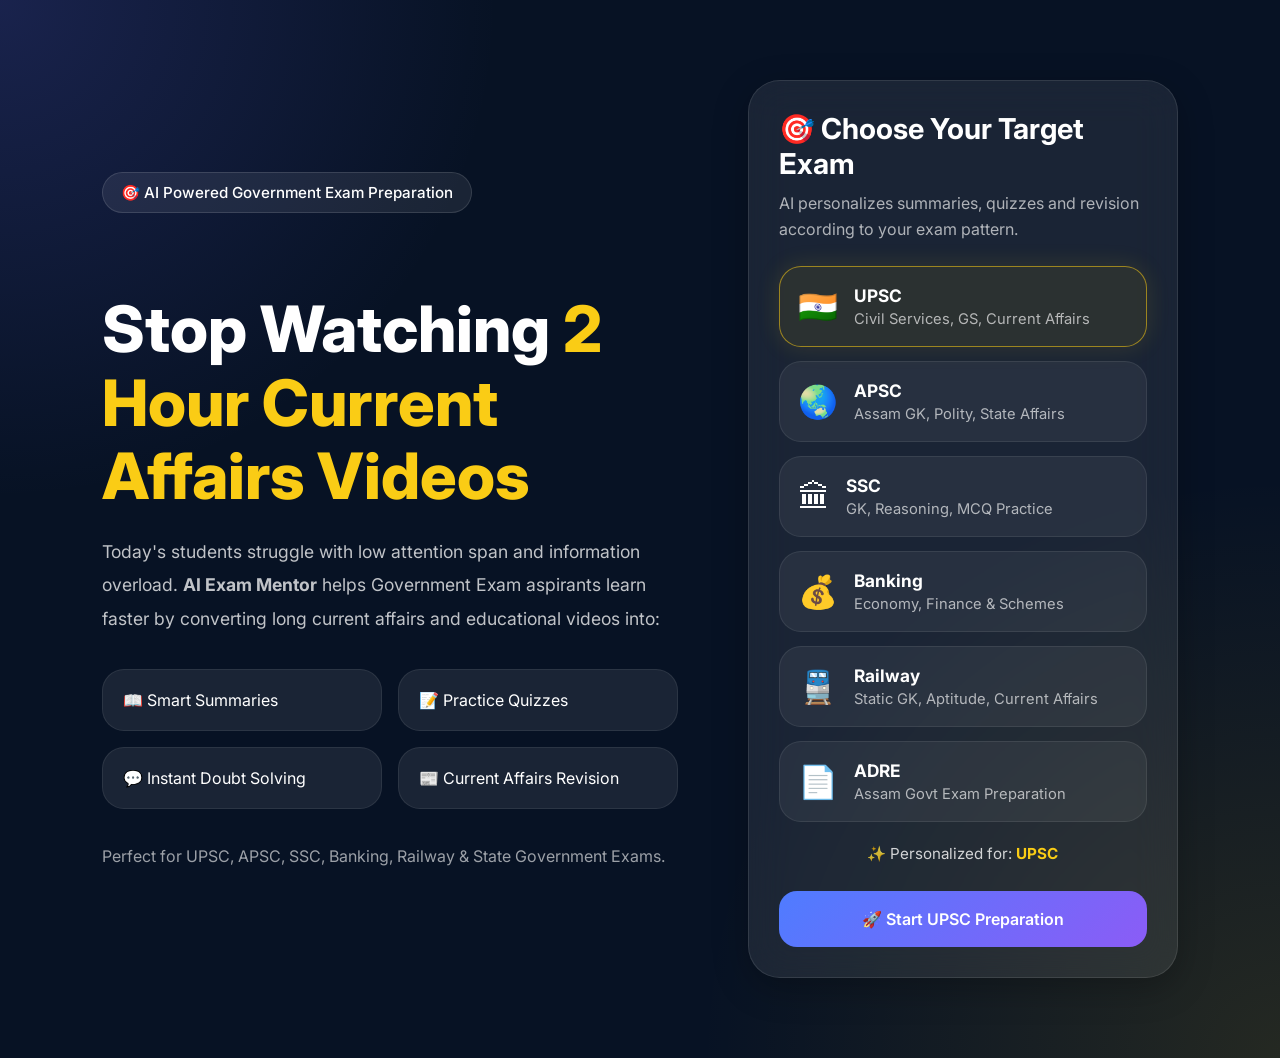
<file: templates/landing.html>
<!DOCTYPE html>
<html>

<head>

    <meta
        name="viewport"
        content="width=device-width, initial-scale=1.0">

    <title>AI Exam Mentor</title>

    <link rel="preconnect"
        href="https://fonts.googleapis.com">

    <link href="https://fonts.googleapis.com/css2?family=Inter:wght@300;400;500;600;700&display=swap"
        rel="stylesheet">

    <link rel="stylesheet"
        href="/static/landing.css">

</head>

<body>

    <section class="hero">

        <!-- LEFT SIDE -->
        <div class="hero-content">

            <span class="badge">
                🎯 AI Powered Government Exam Preparation
            </span>

            <h1>
                Stop Watching
                <span class="highlight">
                    2 Hour Current Affairs Videos
                </span>
            </h1>

            <p class="hero-text">

                Today's students struggle with low attention span and information overload.

                <strong>AI Exam Mentor</strong> helps Government Exam aspirants learn faster by converting long current affairs and educational videos into:

            </p>

            <div class="benefits">

                <div>
                    📖 Smart Summaries
                </div>

                <div>
                    📝 Practice Quizzes
                </div>

                <div>
                    💬 Instant Doubt Solving
                </div>

                <div>
                    📰 Current Affairs Revision
                </div>

            </div>

            <p class="small-text">
                Perfect for UPSC, APSC, SSC, Banking, Railway & State Government Exams.
            </p>

        </div>


        <!-- RIGHT SIDE -->
        <div class="hero-card">

            <div class="card-header">

                <h2>
                    🎯 Choose Your Target Exam
                </h2>

                <p>
                    AI personalizes summaries, quizzes and revision according to your exam pattern.
                </p>

            </div>


            <!-- EXAM OPTIONS -->

            <div class="exam-options">

                <div
                    class="exam-card active"
                    data-exam="upsc"
                    data-title="UPSC">

                    <div class="exam-icon">
                        🇮🇳
                    </div>

                    <div class="exam-info">
                        <h3>UPSC</h3>
                        <p>
                            Civil Services, GS, Current Affairs
                        </p>
                    </div>

                </div>


                <div
                    class="exam-card"
                    data-exam="apsc"
                    data-title="APSC">

                    <div class="exam-icon">
                        🌏
                    </div>

                    <div class="exam-info">
                        <h3>APSC</h3>
                        <p>
                            Assam GK, Polity, State Affairs
                        </p>
                    </div>

                </div>


                <div
                    class="exam-card"
                    data-exam="ssc"
                    data-title="SSC">

                    <div class="exam-icon">
                        🏛
                    </div>

                    <div class="exam-info">
                        <h3>SSC</h3>
                        <p>
                            GK, Reasoning, MCQ Practice
                        </p>
                    </div>

                </div>


                <div
                    class="exam-card"
                    data-exam="banking"
                    data-title="Banking">

                    <div class="exam-icon">
                        💰
                    </div>

                    <div class="exam-info">
                        <h3>Banking</h3>
                        <p>
                            Economy, Finance & Schemes
                        </p>
                    </div>

                </div>


                <div
                    class="exam-card"
                    data-exam="railway"
                    data-title="Railway">

                    <div class="exam-icon">
                        🚆
                    </div>

                    <div class="exam-info">
                        <h3>Railway</h3>
                        <p>
                            Static GK, Aptitude, Current Affairs
                        </p>
                    </div>

                </div>


                <div
                    class="exam-card"
                    data-exam="adre"
                    data-title="ADRE">

                    <div class="exam-icon">
                        📄
                    </div>

                    <div class="exam-info">
                        <h3>ADRE</h3>
                        <p>
                            Assam Govt Exam Preparation
                        </p>
                    </div>

                </div>

            </div>


            <!-- SELECTED TEXT -->

            <div class="selected-exam">

                ✨ Personalized for:
                <span id="selectedExam">
                    UPSC
                </span>

            </div>


            <!-- CTA BUTTON -->

            <div class="buttons">

                <a
                    id="startBtn"
                    href="/app?exam=upsc"
                    class="primary-btn">

                    🚀 Start UPSC Preparation

                </a>

            </div>

        </div>

    </section>

    <script src="/static/landing.js"></script>

</body>

</html>
</file>
<file: static/landing.css>
/* ---------- GLOBAL ---------- */

* {
    box-sizing: border-box;
}

body {
    margin: 0;
    font-family: 'Inter', sans-serif;
    color: white;
    min-height: 100vh;
    background: radial-gradient( circle at top left, rgba(99, 102, 241, 0.20), transparent 30%), radial-gradient( circle at bottom right, rgba(250, 204, 21, 0.12), transparent 35%), #071224;
    overflow-x: hidden;
}


/* ---------- HERO ---------- */

.hero {
    display: flex;
    justify-content: space-between;
    align-items: center;
    gap: 70px;
    padding: 80px 8%;
    min-height: 100vh;
}


/* ---------- LEFT CONTENT ---------- */

.hero-content {
    flex: 1;
    max-width: 700px;
}

.badge {
    display: inline-block;
    background: rgba(255, 255, 255, 0.08);
    border: 1px solid rgba(255, 255, 255, 0.12);
    padding: 10px 18px;
    border-radius: 999px;
    margin-bottom: 26px;
    font-size: 0.95rem;
    font-weight: 500;
}


/* ---------- HEADING ---------- */

h1 {
    font-size: 4rem;
    line-height: 1.15;
    margin-bottom: 22px;
    font-weight: 800;
}

.highlight {
    color: #facc15;
}


/* ---------- TEXT ---------- */

.hero-text {
    color: rgba(255, 255, 255, 0.75);
    font-size: 1.1rem;
    line-height: 1.9;
    max-width: 650px;
}


/* ---------- BENEFITS ---------- */

.benefits {
    display: grid;
    grid-template-columns: repeat(2, 1fr);
    gap: 16px;
    margin-top: 34px;
    margin-bottom: 34px;
}

.benefits div {
    background: rgba(255, 255, 255, 0.08);
    border: 1px solid rgba(255, 255, 255, 0.08);
    padding: 20px;
    border-radius: 22px;
    transition: all 0.3s ease;
}

.benefits div:hover {
    transform: translateY(-3px);
    border-color: rgba(250, 204, 21, 0.3);
}


/* ---------- SMALL TEXT ---------- */

.small-text {
    color: rgba(255, 255, 255, 0.6);
    line-height: 1.7;
}


/* ---------- RIGHT CARD ---------- */

.hero-card {
    width: 430px;
    background: rgba(255, 255, 255, 0.08);
    border: 1px solid rgba(255, 255, 255, 0.1);
    backdrop-filter: blur(20px);
    border-radius: 32px;
    padding: 30px;
    box-shadow: 0 10px 35px rgba(0, 0, 0, 0.25);
}


/* ---------- CARD HEADER ---------- */

.card-header {
    margin-bottom: 24px;
}

.card-header h2 {
    margin: 0 0 10px;
    font-size: 1.8rem;
}

.card-header p {
    color: rgba(255, 255, 255, 0.65);
    line-height: 1.6;
    margin: 0;
}


/* ---------- EXAM OPTIONS ---------- */

.exam-options {
    display: flex;
    flex-direction: column;
    gap: 14px;
}


/* ---------- EXAM CARD ---------- */

.exam-card {
    display: flex;
    align-items: center;
    gap: 16px;
    padding: 18px;
    border-radius: 22px;
    background: rgba(255, 255, 255, 0.06);
    border: 1px solid rgba(255, 255, 255, 0.08);
    cursor: pointer;
    transition: all 0.3s ease;
}

.exam-card:hover {
    transform: translateY(-2px);
    border-color: rgba(250, 204, 21, 0.25);
    background: rgba(255, 255, 255, 0.09);
}


/* ---------- ACTIVE CARD ---------- */

.exam-card.active {
    border: 1px solid rgba(250, 204, 21, 0.55);
    background: rgba(250, 204, 21, 0.08);
    box-shadow: 0 0 24px rgba(250, 204, 21, 0.12);
}


/* ---------- ICON ---------- */

.exam-icon {
    font-size: 2rem;
}


/* ---------- TEXT ---------- */

.exam-info h3 {
    margin: 0;
    font-size: 1.08rem;
}

.exam-info p {
    margin: 4px 0 0;
    color: rgba(255, 255, 255, 0.65);
    font-size: 0.92rem;
}


/* ---------- SELECTED ---------- */

.selected-exam {
    margin-top: 22px;
    text-align: center;
    color: rgba(255, 255, 255, 0.8);
    font-size: 0.95rem;
}

#selectedExam {
    color: #facc15;
    font-weight: 700;
}


/* ---------- BUTTON ---------- */

.buttons {
    margin-top: 28px;
}

.primary-btn {
    display: flex;
    align-items: center;
    justify-content: center;
    width: 100%;
    background: linear-gradient( 135deg, #4f7cff, #8b5cf6);
    padding: 18px 30px;
    border-radius: 18px;
    color: white;
    text-decoration: none;
    font-weight: 600;
    transition: all 0.3s ease;
}

.primary-btn:hover {
    transform: translateY(-3px);
    box-shadow: 0 14px 35px rgba(79, 124, 255, 0.35);
}


/* ---------- TABLET ---------- */

@media(max-width:1024px) {
    .hero {
        flex-direction: column;
        text-align: center;
        padding: 60px 6%;
        gap: 45px;
    }
    h1 {
        font-size: 3rem;
    }
    .hero-content {
        max-width: 100%;
    }
    .hero-text {
        max-width: 100%;
    }
    .hero-card {
        width: 100%;
        max-width: 520px;
    }
    .card-header {
        text-align: center;
    }
}


/* ---------- MOBILE ---------- */

@media(max-width:768px) {
    .hero {
        padding: 40px 20px;
        gap: 35px;
    }
    .badge {
        font-size: 0.88rem;
        padding: 8px 14px;
    }
    h1 {
        font-size: 2.2rem;
        line-height: 1.3;
    }
    .hero-text {
        font-size: 1rem;
        line-height: 1.7;
    }
    .benefits {
        grid-template-columns: 1fr;
        gap: 14px;
    }
    .benefits div {
        padding: 18px;
        border-radius: 18px;
    }
    .small-text {
        font-size: 0.95rem;
    }
    .hero-card {
        width: 100%;
        padding: 22px;
        border-radius: 24px;
    }
    .exam-card {
        padding: 16px;
        border-radius: 18px;
    }
    .exam-icon {
        font-size: 1.8rem;
    }
    .primary-btn {
        padding: 16px;
    }
}


/* ---------- SMALL MOBILE ---------- */

@media(max-width:480px) {
    h1 {
        font-size: 1.8rem;
    }
    .hero-text {
        font-size: 0.95rem;
    }
    .small-text {
        font-size: 0.9rem;
    }
    .badge {
        font-size: 0.8rem;
    }
    .hero-card {
        padding: 18px;
    }
    .card-header h2 {
        font-size: 1.4rem;
    }
    .exam-info p {
        font-size: 0.85rem;
    }
}
</file>
